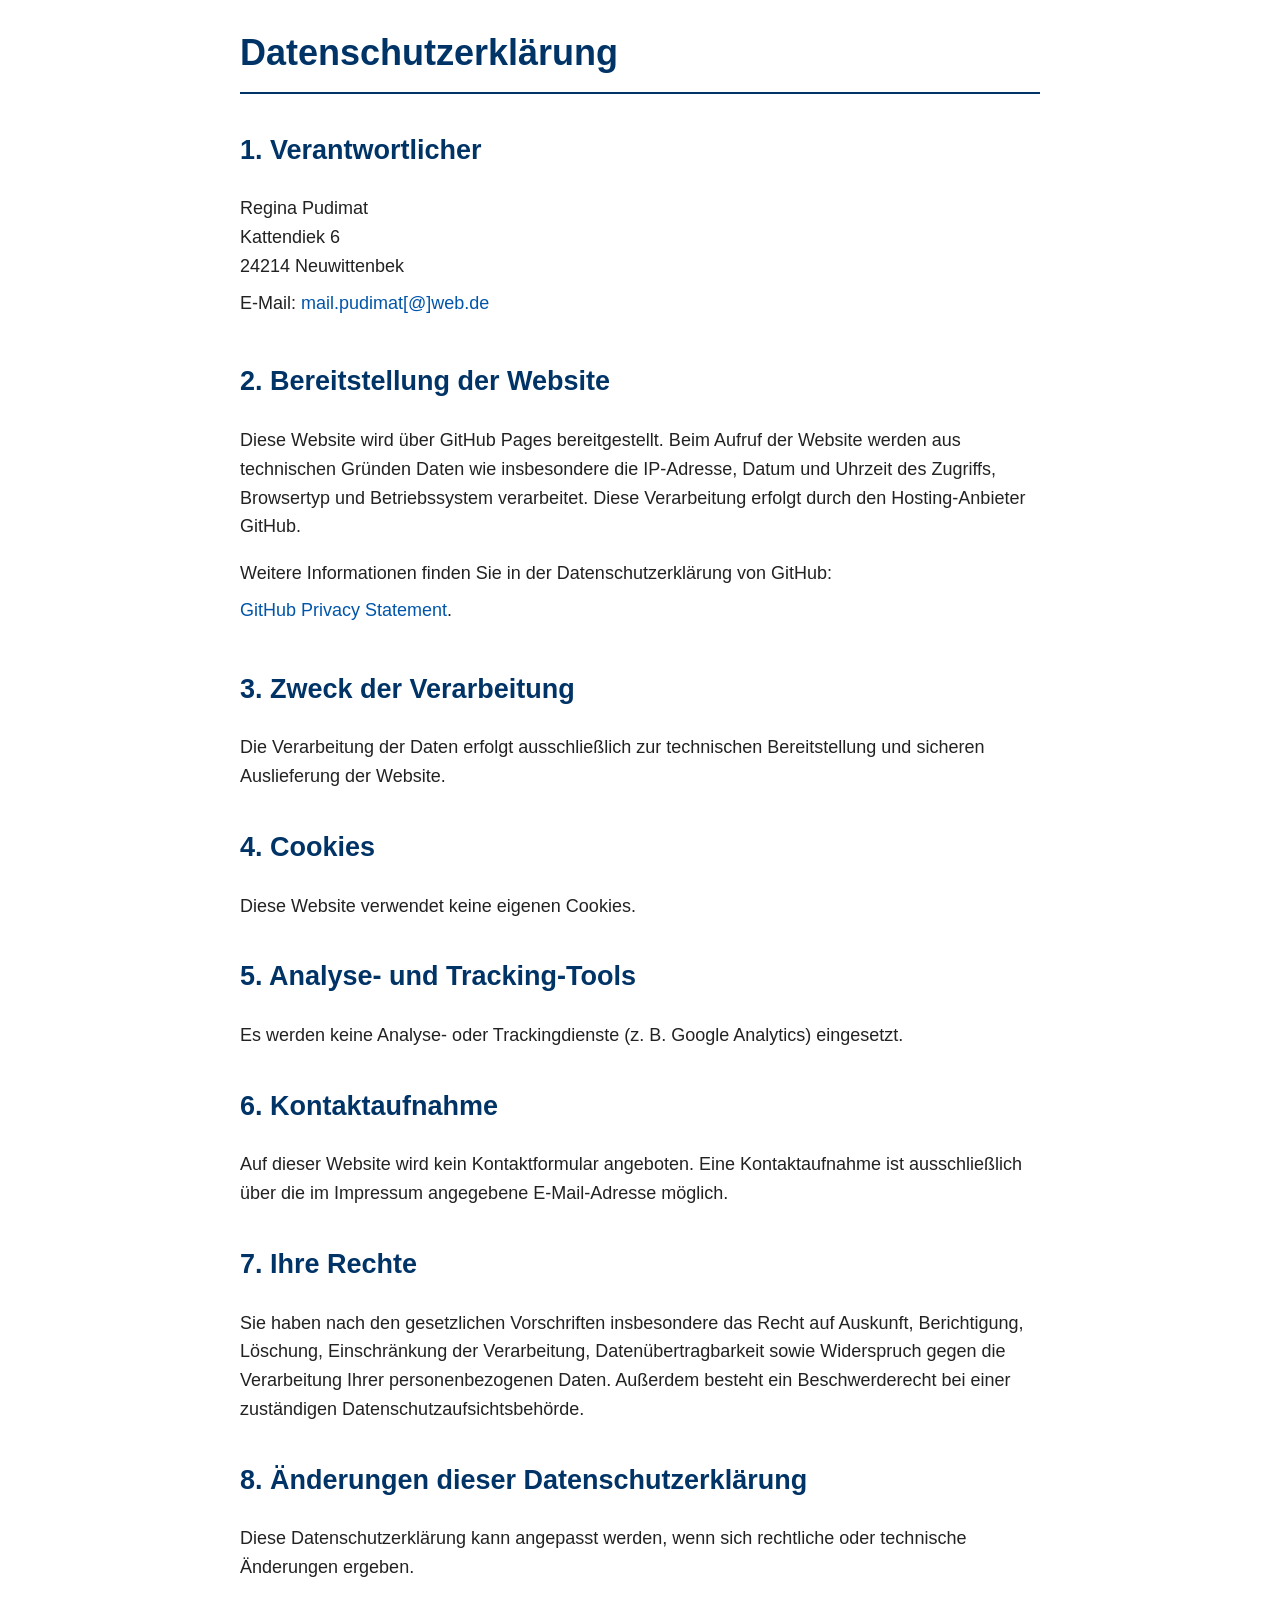
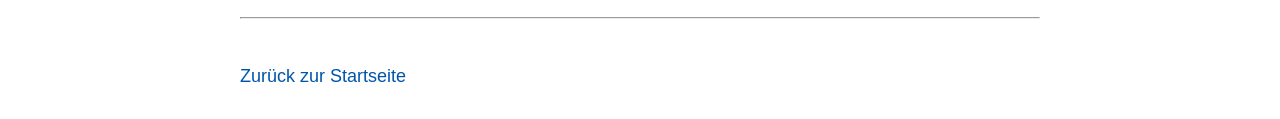
<file: datenschutz.html>
<!DOCTYPE html>
<html lang="de">
<head>
    <meta charset="UTF-8">
    <meta name="viewport" content="width=device-width, initial-scale=1.0">
    <title>Datenschutzerklärung</title>
    <link rel="stylesheet" href="style.css">

    <meta name="robots" content="noindex, nofollow">
</head>

<body>

<h1>Datenschutzerklärung</h1>

<h2>1. Verantwortlicher</h2>

<p>
    Regina Pudimat<br>
    Kattendiek 6<br>
    24214 Neuwittenbek<br>
    E-Mail:
    <a href="mailto:mail.pudimat@web.de">mail.pudimat[@]web.de</a>
</p>

<h2>2. Bereitstellung der Website</h2>

<p>
    Diese Website wird über GitHub Pages bereitgestellt. Beim Aufruf der Website
    werden aus technischen Gründen Daten wie insbesondere die IP-Adresse,
    Datum und Uhrzeit des Zugriffs, Browsertyp und Betriebssystem verarbeitet.
    Diese Verarbeitung erfolgt durch den Hosting-Anbieter GitHub.
</p>

<p>
    Weitere Informationen finden Sie in der Datenschutzerklärung von GitHub:
    <a href="https://docs.github.com/de/site-policy/privacy-policies/github-general-privacy-statement">
        GitHub Privacy Statement</a>.
</p>

<h2>3. Zweck der Verarbeitung</h2>

<p>
    Die Verarbeitung der Daten erfolgt ausschließlich zur technischen Bereitstellung
    und sicheren Auslieferung der Website.
</p>

<h2>4. Cookies</h2>

<p>
    Diese Website verwendet keine eigenen Cookies.
</p>

<h2>5. Analyse- und Tracking-Tools</h2>

<p>
    Es werden keine Analyse- oder Trackingdienste (z.&nbsp;B. Google Analytics)
    eingesetzt.
</p>

<h2>6. Kontaktaufnahme</h2>

<p>
    Auf dieser Website wird kein Kontaktformular angeboten.
    Eine Kontaktaufnahme ist ausschließlich über die im Impressum angegebene
    E-Mail-Adresse möglich.
</p>

<h2>7. Ihre Rechte</h2>

<p>
    Sie haben nach den gesetzlichen Vorschriften insbesondere das Recht auf
    Auskunft, Berichtigung, Löschung, Einschränkung der Verarbeitung,
    Datenübertragbarkeit sowie Widerspruch gegen die Verarbeitung Ihrer
    personenbezogenen Daten. Außerdem besteht ein Beschwerderecht bei einer
    zuständigen Datenschutzaufsichtsbehörde.
</p>

<h2>8. Änderungen dieser Datenschutzerklärung</h2>

<p>
    Diese Datenschutzerklärung kann angepasst werden, wenn sich rechtliche oder
    technische Änderungen ergeben.
</p>

<hr>

<p><a href="index.html">Zurück zur Startseite</a></p>

</body>
</html>
</file>
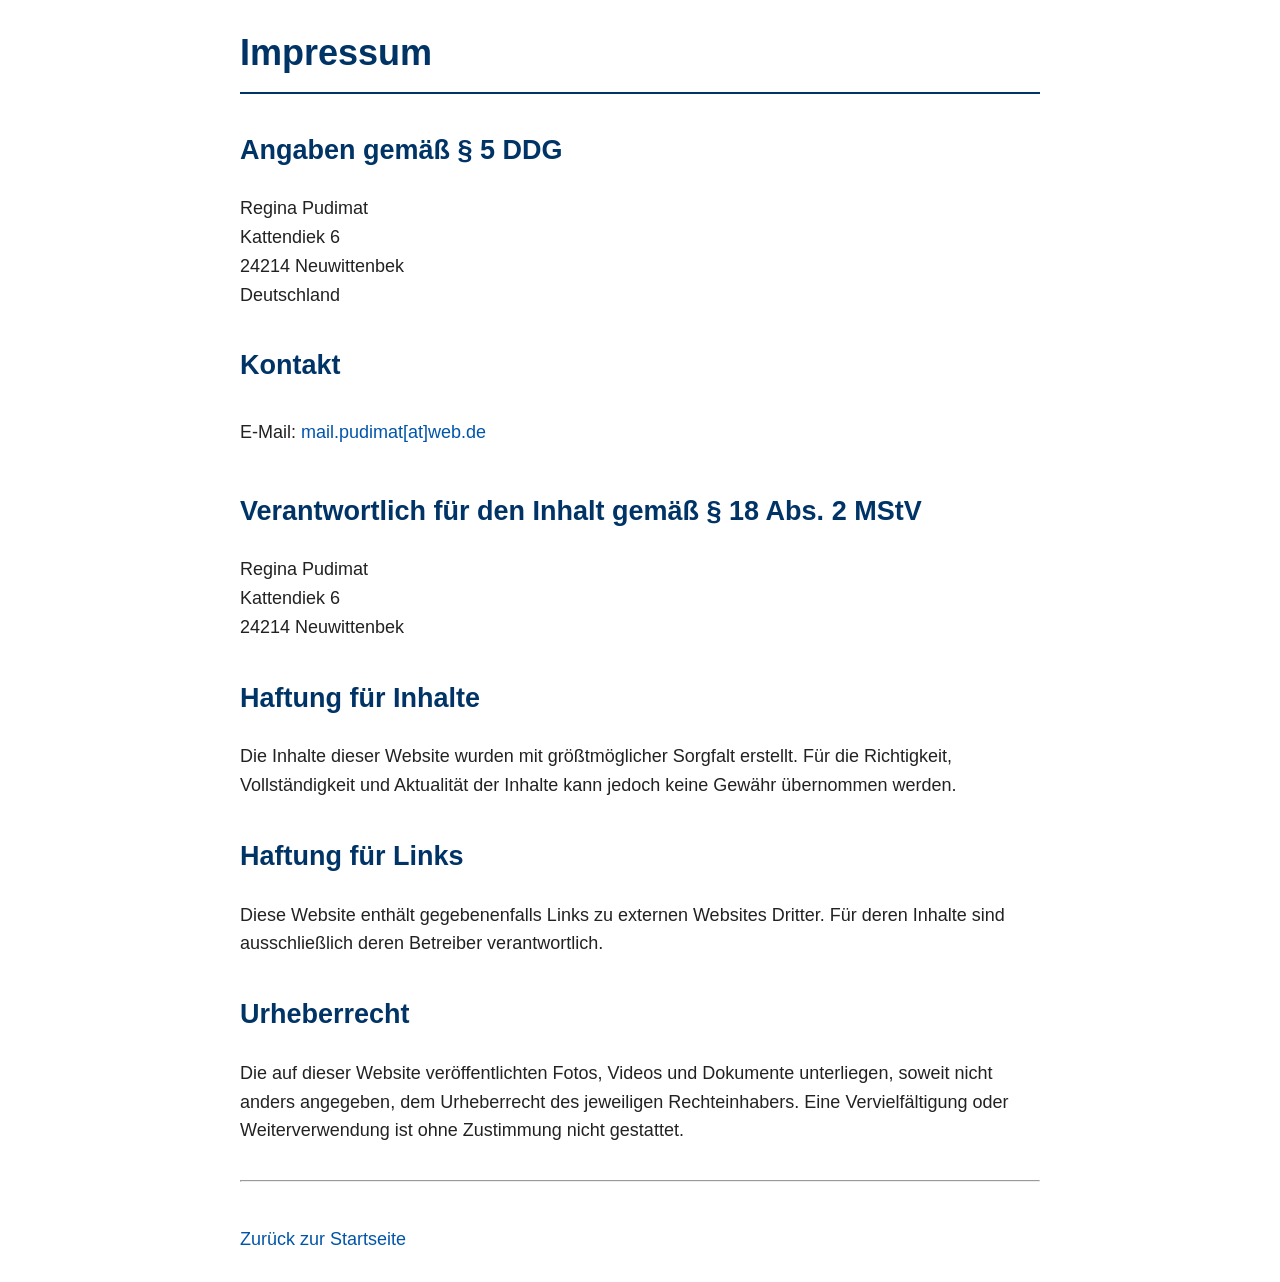
<file: impressum.html>
<!DOCTYPE html>
<html lang="de">
<head>
    <meta charset="UTF-8">
    <meta name="viewport" content="width=device-width, initial-scale=1.0">
    <title>Impressum</title>
    <link rel="stylesheet" href="style.css">

    <meta name="robots" content="noindex, nofollow">
</head>

<body>

<h1>Impressum</h1>

<h2>Angaben gemäß § 5 DDG</h2>

<p>
    Regina Pudimat<br>
    Kattendiek 6<br>
    24214 Neuwittenbek<br>
    Deutschland
</p>

<h2>Kontakt</h2>

<p>
    E-Mail: <a href="mailto:mail.pudimat@web.de">mail.pudimat[at]web.de</a>
</p>

<h2>Verantwortlich für den Inhalt gemäß § 18 Abs. 2 MStV</h2>

<p>
    Regina Pudimat<br>
    Kattendiek 6<br>
    24214 Neuwittenbek<br>
</p>

<h2>Haftung für Inhalte</h2>

<p>
    Die Inhalte dieser Website wurden mit größtmöglicher Sorgfalt erstellt.
    Für die Richtigkeit, Vollständigkeit und Aktualität der Inhalte kann jedoch
    keine Gewähr übernommen werden.
</p>

<h2>Haftung für Links</h2>

<p>
    Diese Website enthält gegebenenfalls Links zu externen Websites Dritter.
    Für deren Inhalte sind ausschließlich deren Betreiber verantwortlich.
</p>

<h2>Urheberrecht</h2>

<p>
    Die auf dieser Website veröffentlichten Fotos, Videos und Dokumente unterliegen,
    soweit nicht anders angegeben, dem Urheberrecht des jeweiligen Rechteinhabers.
    Eine Vervielfältigung oder Weiterverwendung ist ohne Zustimmung nicht gestattet.
</p>

<hr>

<p><a href="index.html">Zurück zur Startseite</a></p>

</body>
</html>
</file>
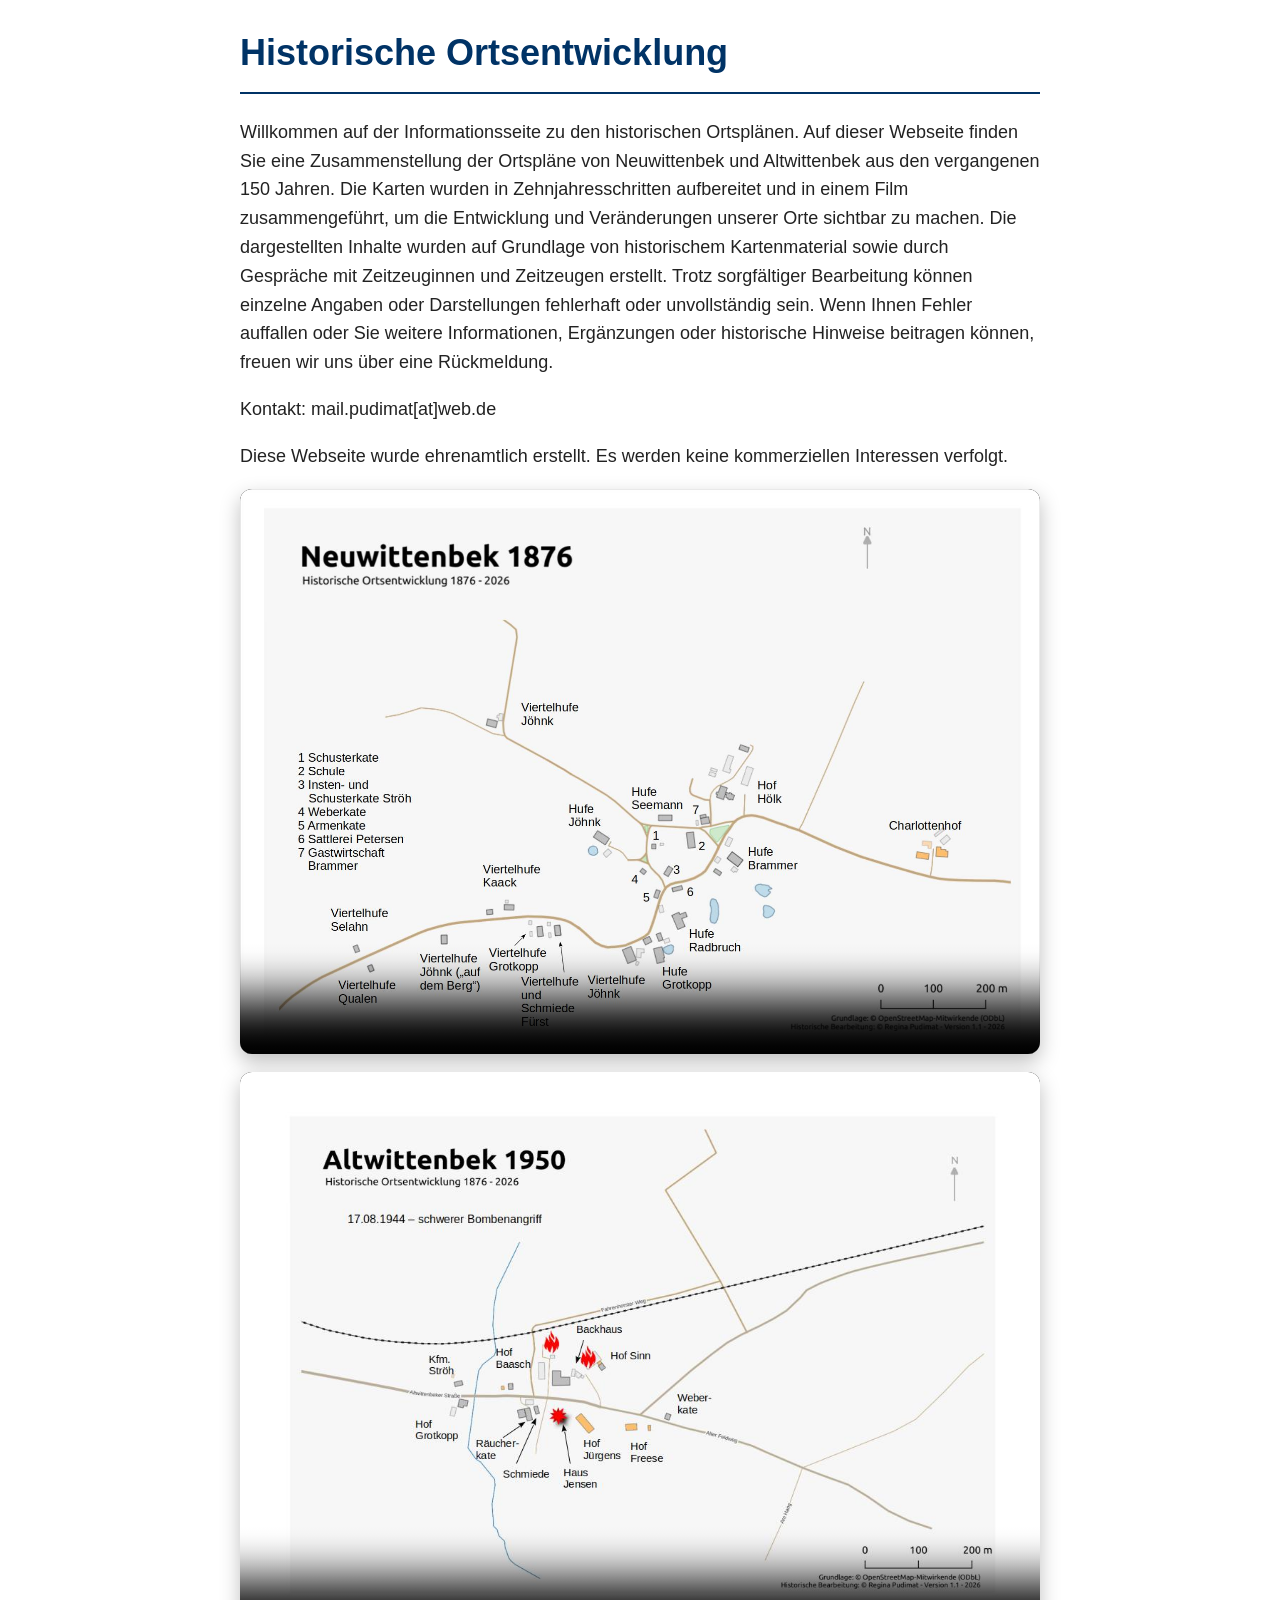
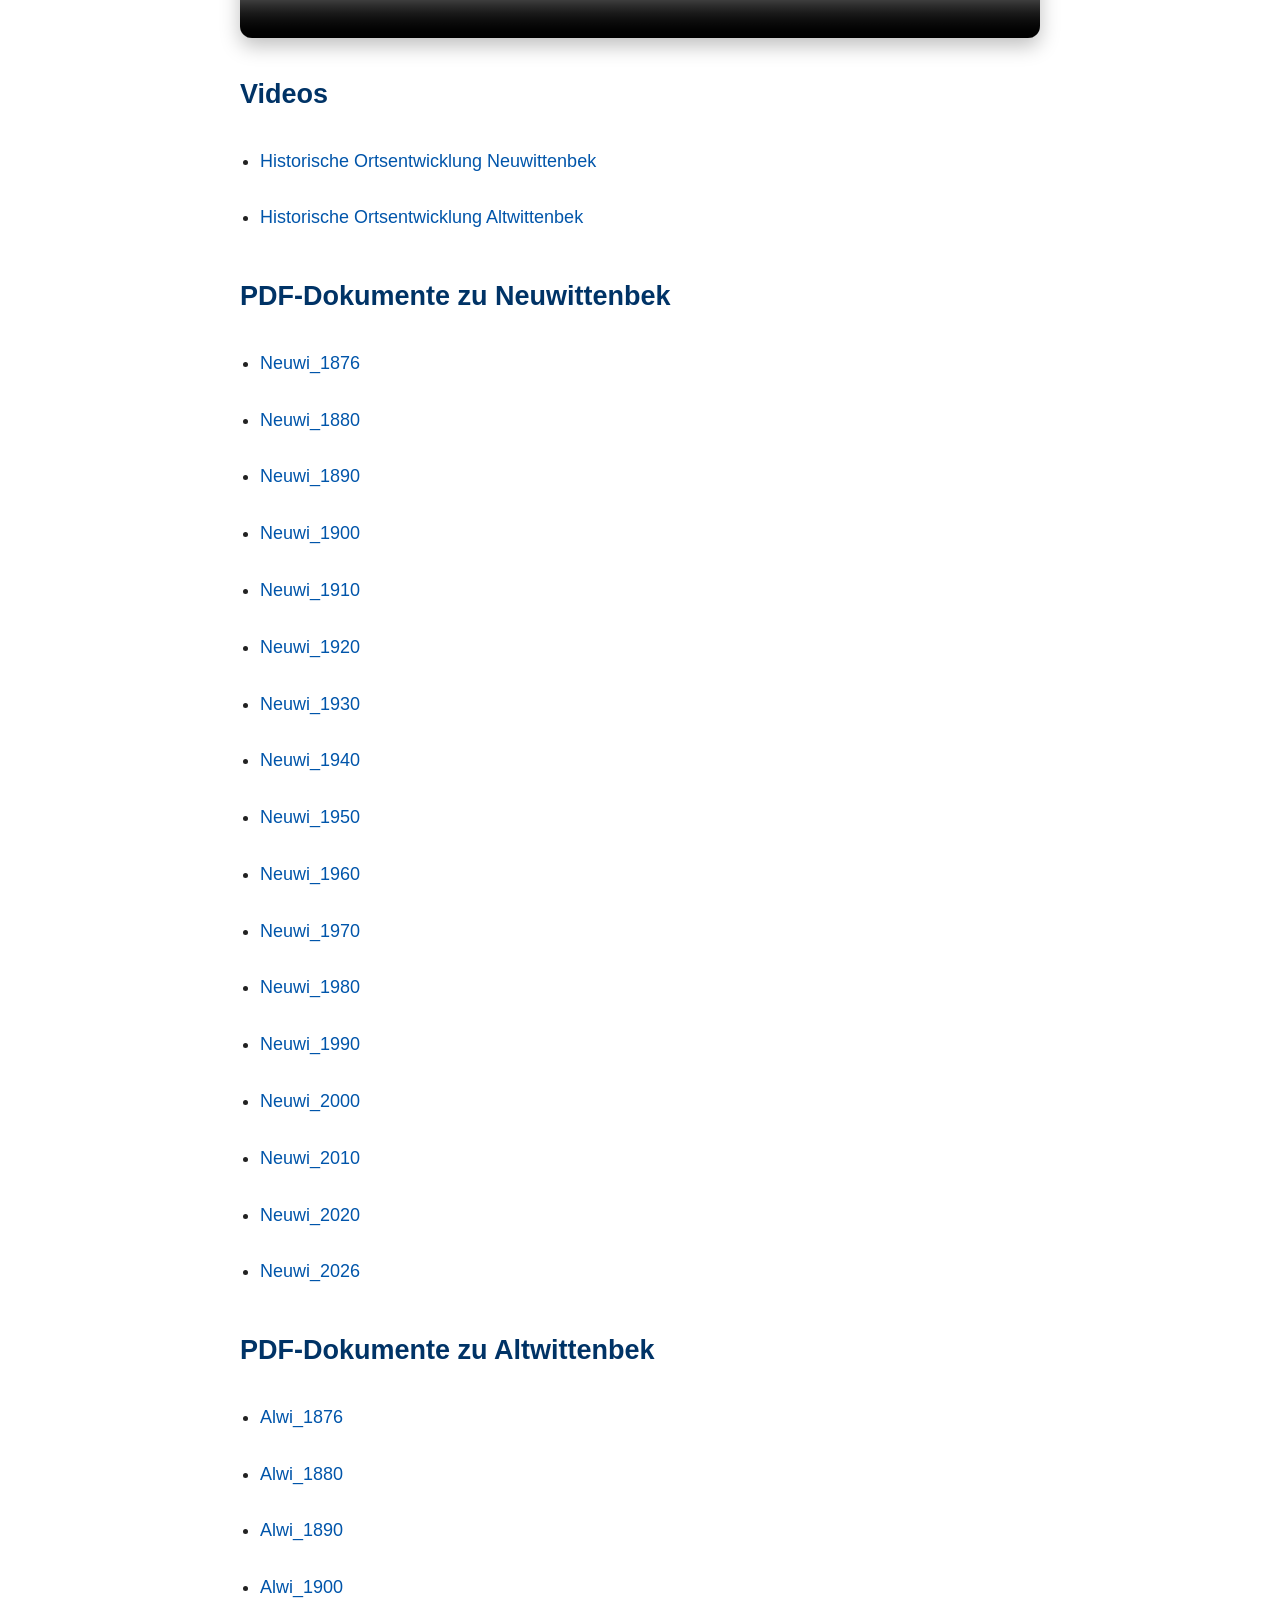
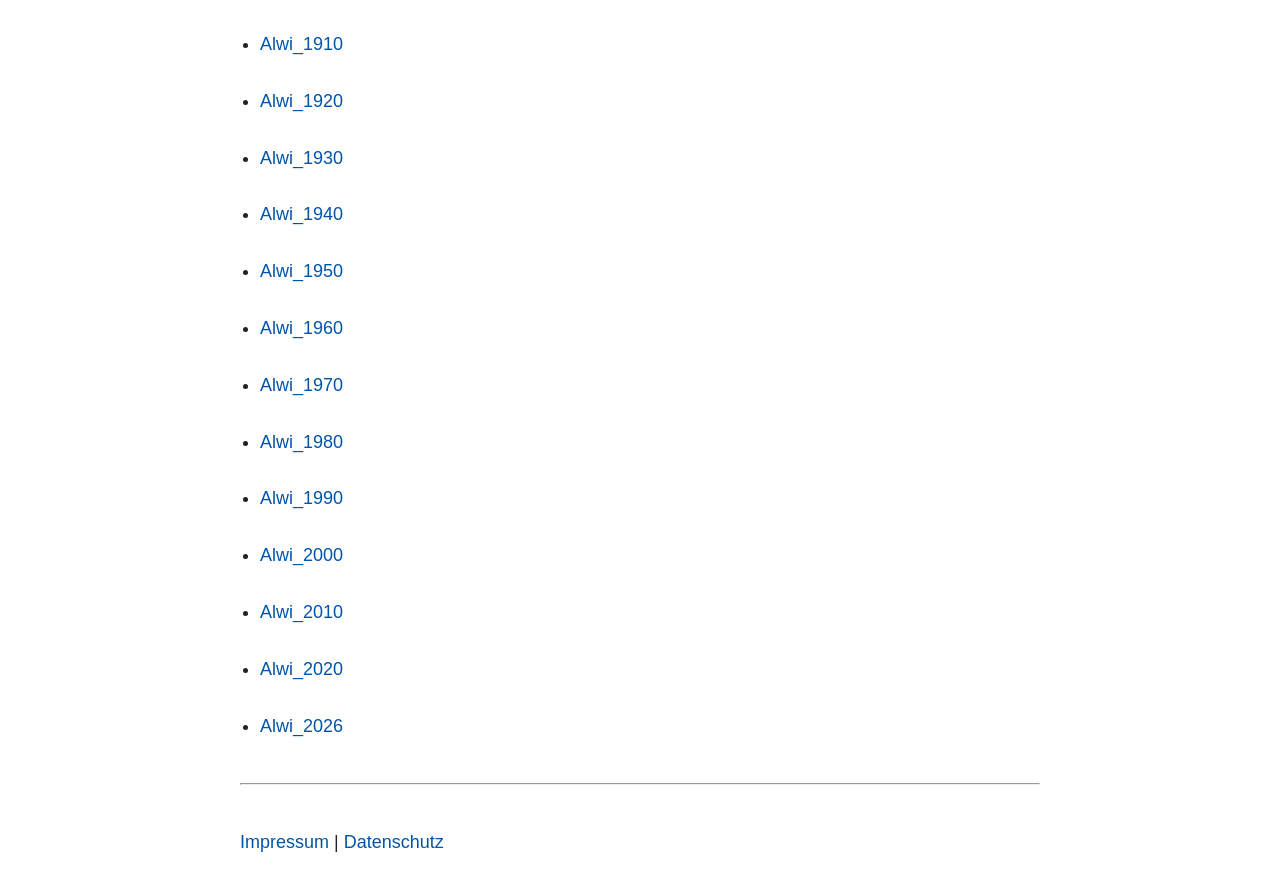
<file: index_alt.html>
<!DOCTYPE html>
<html lang="de">
<head>
    <meta charset="UTF-8">
    <meta name="viewport" content="width=device-width, initial-scale=1.0">
    <title>Dorfjubiläum</title>
    <link rel="stylesheet" href="style.css">

    <meta name="robots" content="noindex,nofollow">
</head>

<body>

<h1>Historische Ortsentwicklung</h1>

<p>Willkommen auf der Informationsseite zu den historischen Ortsplänen.


    Auf dieser Webseite finden Sie eine Zusammenstellung der Ortspläne von Neuwittenbek und Altwittenbek aus den vergangenen 150 Jahren. Die Karten wurden in Zehnjahresschritten aufbereitet und in einem Film zusammengeführt, um die Entwicklung und Veränderungen unserer Orte sichtbar zu machen.

    Die dargestellten Inhalte wurden auf Grundlage von historischem Kartenmaterial sowie durch Gespräche mit Zeitzeuginnen und Zeitzeugen erstellt. Trotz sorgfältiger Bearbeitung können einzelne Angaben oder Darstellungen fehlerhaft oder unvollständig sein.

    Wenn Ihnen Fehler auffallen oder Sie weitere Informationen, Ergänzungen oder historische Hinweise beitragen können, freuen wir uns über eine Rückmeldung.

</p>
<p>
    Kontakt: mail.pudimat[at]web.de
</p>
<p>
    Diese Webseite wurde ehrenamtlich erstellt. Es werden keine kommerziellen Interessen verfolgt.
</p>

</div>
</p>
<div class="video-container">
    <video
            controls
            preload="metadata"
            playsinline
            poster="bilder/vorschaubild_neuwi.jpg">

    <source src="videos/Film_Neuwi.mp4" type="video/mp4">

    Dein Browser unterstützt das HTML5-Videoelement nicht.
    </video>
</div>
</p>
<div class="video-container">
    <video
            controls
            preload="metadata"
            playsinline
            poster="bilder/vorschaubild_alwi.jpg">

    <source src="videos/Film_Alwi.mp4" type="video/mp4">

    Dein Browser unterstützt das HTML5-Videoelement nicht.
    </video>
</div>

</p>

<h2>Videos</h2>

<ul>
    <li><a href="videos/Film_Neuwi.mp4">Historische Ortsentwicklung Neuwittenbek</a></li>
    <li><a href="videos/Film_Alwi.mp4">Historische Ortsentwicklung Altwittenbek</a></li>
</ul>

<h2>PDF-Dokumente zu Neuwittenbek</h2>

<ul>
    <li><a href="dokumente/Neuwi_1876.pdf">Neuwi_1876</a></li>
    <li><a href="dokumente/Neuwi_1880.pdf">Neuwi_1880</a></li>
    <li><a href="dokumente/Neuwi_1890.pdf">Neuwi_1890</a></li>
    <li><a href="dokumente/Neuwi_1900.pdf">Neuwi_1900</a></li>
    <li><a href="dokumente/Neuwi_1910.pdf">Neuwi_1910</a></li>
    <li><a href="dokumente/Neuwi_1920.pdf">Neuwi_1920</a></li>
    <li><a href="dokumente/Neuwi_1930.pdf">Neuwi_1930</a></li>
    <li><a href="dokumente/Neuwi_1940.pdf">Neuwi_1940</a></li>
    <li><a href="dokumente/Neuwi_1950.pdf">Neuwi_1950</a></li>
    <li><a href="dokumente/Neuwi_1960.pdf">Neuwi_1960</a></li>
    <li><a href="dokumente/Neuwi_1970.pdf">Neuwi_1970</a></li>
    <li><a href="dokumente/Neuwi_1980.pdf">Neuwi_1980</a></li>
    <li><a href="dokumente/Neuwi_1990.pdf">Neuwi_1990</a></li>
    <li><a href="dokumente/Neuwi_2000.pdf">Neuwi_2000</a></li>
    <li><a href="dokumente/Neuwi_2010.pdf">Neuwi_2010</a></li>
    <li><a href="dokumente/Neuwi_2020.pdf">Neuwi_2020</a></li>
    <li><a href="dokumente/Neuwi_2026.pdf">Neuwi_2026</a></li>

</ul>
<h2>PDF-Dokumente zu Altwittenbek</h2>

<ul>
    <li><a href="dokumente/Alwi_1876.pdf">Alwi_1876</a></li>
    <li><a href="dokumente/Alwi_1880.pdf">Alwi_1880</a></li>
    <li><a href="dokumente/Alwi_1890.pdf">Alwi_1890</a></li>
    <li><a href="dokumente/Alwi_1900.pdf">Alwi_1900</a></li>
    <li><a href="dokumente/Alwi_1910.pdf">Alwi_1910</a></li>
    <li><a href="dokumente/Alwi_1920.pdf">Alwi_1920</a></li>
    <li><a href="dokumente/Alwi_1930.pdf">Alwi_1930</a></li>
    <li><a href="dokumente/Alwi_1940.pdf">Alwi_1940</a></li>
    <li><a href="dokumente/Alwi_1950.pdf">Alwi_1950</a></li>
    <li><a href="dokumente/Alwi_1960.pdf">Alwi_1960</a></li>
    <li><a href="dokumente/Alwi_1970.pdf">Alwi_1970</a></li>
    <li><a href="dokumente/Alwi_1980.pdf">Alwi_1980</a></li>
    <li><a href="dokumente/Alwi_1990.pdf">Alwi_1990</a></li>
    <li><a href="dokumente/Alwi_2000.pdf">Alwi_2000</a></li>
    <li><a href="dokumente/Alwi_2010.pdf">Alwi_2010</a></li>
    <li><a href="dokumente/Alwi_2020.pdf">Alwi_2020</a></li>
    <li><a href="dokumente/Alwi_2026.pdf">Alwi_2026</a></li>

</ul>
<hr>

<p>
    <a href="impressum.html">Impressum</a> |
    <a href="datenschutz.html">Datenschutz</a>
</p>

</body>
</html>
</file>
<file: style.css>
body {
    max-width: 800px;
    margin: 20px auto;
    padding: 0 20px;
    font-family: Arial, Helvetica, sans-serif;
    font-size: 18px;
    line-height: 1.6;
    color: #222;
    background-color: #fff;

    /* Browser-Zoom per Zwei-Finger-Geste erlauben */ 
    touch-action: pinch-zoom;
}

h1 {
    color: #003366;
    font-size: 2em;
    border-bottom: 2px solid #003366;
    padding-bottom: 10px;
}

h2 {
    color: #003366;
    margin-top: 35px;
}

a {
    display: inline-block;
    color: #0055aa;
    text-decoration: none;
    padding: 8px 0;
}

a:hover {
    text-decoration: underline;
}

ul {
    padding-left: 20px;
}

li {
    margin-bottom: 12px;
}

hr {
    margin: 35px 0;
}

.video-container {
    max-width: 900px;
    margin: 0 auto;
}

video {
    width: 100%;
    height: auto;
    display: block;
    background: #000;
    border-radius: 12px;
    box-shadow: 0 8px 20px rgba(0,0,0,0.25);
}



/* Anpassung für kleine Bildschirme */
@media (max-width: 600px) {

    body {
        margin: 10px auto;
        font-size: 17px;
    }

    h1 {
        font-size: 1.6em;
    }

    h2 {
        font-size: 1.3em;
    }

    a {
        font-size: 18px;
    }
}body {
    max-width: 800px;
    margin: 20px auto;
    padding: 0 20px;
    font-family: Arial, Helvetica, sans-serif;
    font-size: 18px;
    line-height: 1.6;
    color: #222;
    background-color: #fff;
}

h1 {
    color: #003366;
    font-size: 2em;
    border-bottom: 2px solid #003366;
    padding-bottom: 10px;
}

h2 {
    color: #003366;
    margin-top: 35px;
}

a {
    display: inline-block;
    color: #0055aa;
    text-decoration: none;
    padding: 8px 0;
}

a:hover {
    text-decoration: underline;
}

ul {
    padding-left: 20px;
}

li {
    margin-bottom: 12px;
}

hr {
    margin: 35px 0;
}

/* Anpassung für kleine Bildschirme */
@media (max-width: 600px) {

    body {
        margin: 10px auto;
        font-size: 17px;
    }

    h1 {
        font-size: 1.6em;
    }

    h2 {
        font-size: 1.3em;
    }

    a {
        font-size: 18px;
    }
}
</file>
